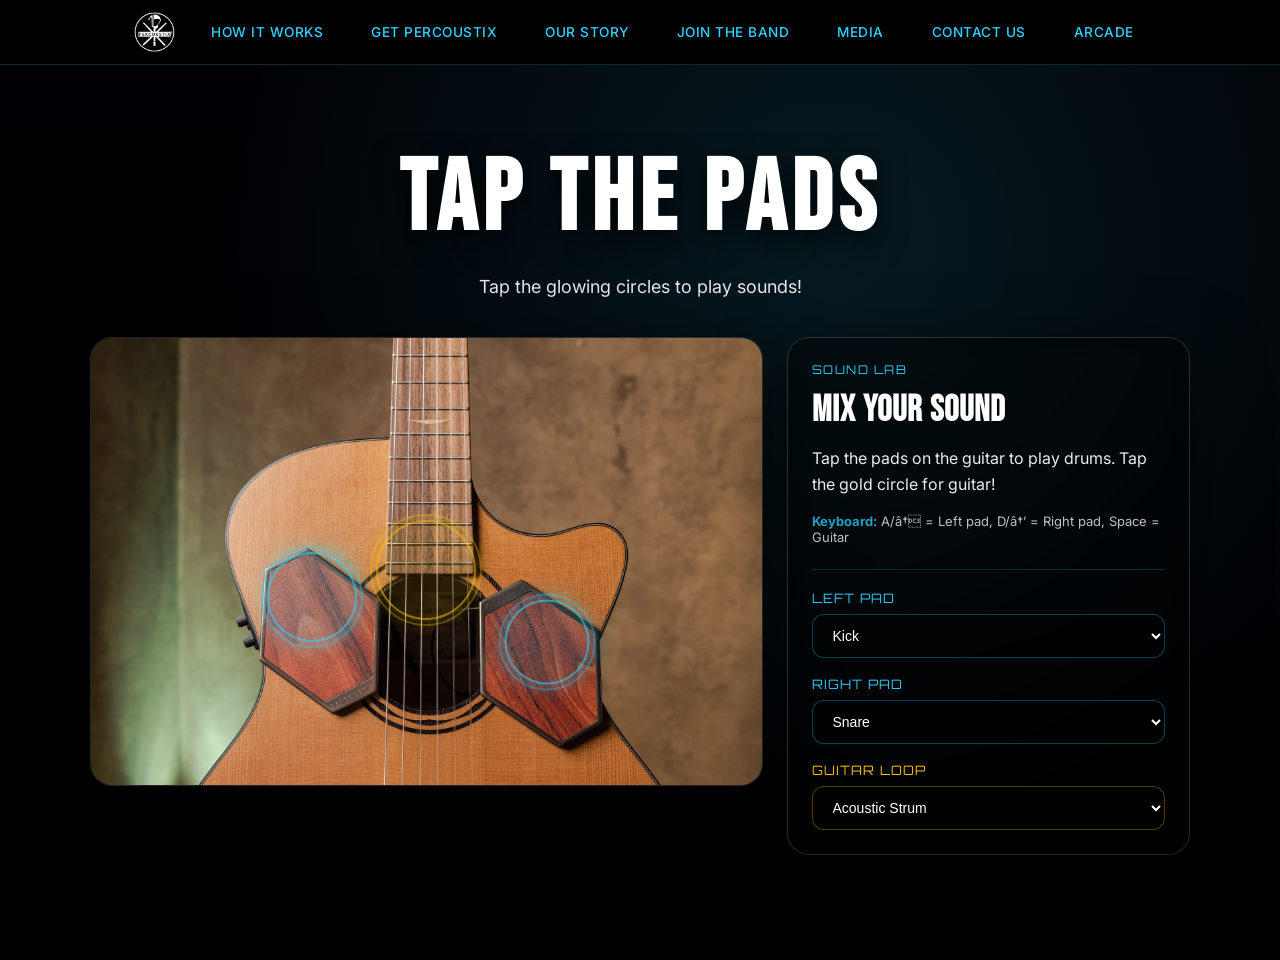
<file: arcade copy.html>
<!doctype html>
<html lang="en">
<head>
  <meta charset="utf-8" />
  <meta name="viewport" content="width=device-width, initial-scale=1" />
  <title>Tap the Pads Â· Percoustix Demo</title>
  <link rel="preconnect" href="https://fonts.googleapis.com">
  <link rel="preconnect" href="https://fonts.gstatic.com" crossorigin>
  <link href="https://fonts.googleapis.com/css2?family=Bebas+Neue&family=Orbitron:wght@500;700&family=Inter:wght@400;600;800&display=swap" rel="stylesheet">
  <style>
    :root { --cyan: #2fd3ff; --magenta: #ff0ad5; --white: #ffffff; }
    * { box-sizing: border-box; }
    html, body { margin: 0; padding: 0; }
    body {
      font-family: Inter, system-ui, -apple-system, Segoe UI, Roboto, Arial, sans-serif;
      color: var(--white);
      background-color: #02020a;
      background-image:
        radial-gradient(circle at 65% 25%, rgba(47,211,255,.12), rgba(0,0,0,0) 55%),
        linear-gradient(to bottom, rgba(0,0,0,.55), rgba(0,0,0,.85));
      min-height: 100vh;
    }
    .nav {
      position: fixed;
      top: 0;
      left: 0;
      right: 0;
      background: rgba(0,0,0,0.95);
      backdrop-filter: blur(10px);
      border-bottom: 1px solid rgba(47,211,255,0.2);
      z-index: 1000;
      padding: 0.75rem 2rem;
    }
    .nav-container {
      max-width: 1200px;
      margin: 0 auto;
      display: flex;
      justify-content: center;
      align-items: center;
      gap: 1.5rem;
      flex-wrap: wrap;
    }
    .nav a {
      color: #2fd3ff;
      text-decoration: none;
      font-size: 0.85rem;
      font-weight: 500;
      letter-spacing: 0.5px;
      text-transform: uppercase;
      padding: 0.5rem 0.75rem;
      border-radius: 4px;
      transition: all 0.3s;
    }
    .nav a:hover, .nav a.active {
      background: rgba(47,211,255,0.1);
      color: #fff;
    }
    .nav-logo {
      display: flex;
      align-items: center;
      padding: 0 !important;
    }
    .nav-logo img {
      height: 40px;
      width: auto;
      transition: transform 0.3s;
    }
    .nav-logo:hover img {
      transform: scale(1.1);
    }
    .nav-logo:hover {
      background: transparent !important;
    }
    @media (max-width: 768px) {
      .nav { padding: 0.5rem 1rem; }
      .nav-container { gap: 0.4rem; }
      .nav a { font-size: 0.7rem; padding: 0.4rem 0.5rem; }
      .nav-logo img { height: 32px; }
    }
    .container { width: min(1100px, calc(100% - 44px)); margin: 0 auto; }
    .demo-hero {
      margin-top: 60px;
      padding: 80px 0 80px;
      min-height: calc(100vh - 60px);
      display: flex;
      flex-direction: column;
      justify-content: center;
    }
    .section-title-big {
      text-align: center;
      margin: 0 0 16px;
      font-family: "Bebas Neue", Inter, sans-serif;
      font-size: clamp(48px, 10vw, 100px);
      letter-spacing: 6px;
      text-transform: uppercase;
      text-shadow: 0 10px 30px rgba(0,0,0,.85);
    }
    .demo-subtitle {
      max-width: 720px;
      margin: 0 auto 40px;
      text-align: center;
      font-size: 18px;
      opacity: .9;
    }
    .demo-layout {
      display: grid;
      grid-template-columns: 1.5fr .9fr;
      gap: 24px;
      align-items: start;
    }
    @media (max-width: 980px) {
      .demo-layout { grid-template-columns: 1fr; }
      .demo-hero { margin-top: 70px; padding: 60px 0 60px; }
    }
    .demo-stage {
      position: relative;
      border-radius: 22px;
      overflow: hidden;
      border: 1px solid rgba(255,255,255,.14);
      background: rgba(0,0,0,.25);
      box-shadow: 0 20px 70px rgba(0,0,0,.60);
    }
    .demo-img { width: 100%; height: auto; display: block; }
    .hotspot {
      position: absolute;
      left: var(--x);
      top: var(--y);
      transform: translate(-50%, -50%);
      width: var(--size, 80px);
      height: var(--size, 80px);
      border-radius: 50%;
      background: rgba(47,211,255,.15);
      border: 2px solid rgba(47,211,255,.6);
      cursor: pointer;
      padding: 0;
      transition: all 0.3s ease;
      box-shadow: 0 0 20px rgba(47,211,255,.4), 0 0 40px rgba(47,211,255,.2);
    }
    .hotspot::before {
      content: '';
      position: absolute;
      inset: -8px;
      border-radius: 50%;
      border: 2px solid rgba(47,211,255,.3);
      animation: pulse-ring 2s ease-out infinite;
    }
    @keyframes pulse-ring {
      0% { transform: scale(0.9); opacity: 1; }
      100% { transform: scale(1.3); opacity: 0; }
    }
    .hotspot:hover {
      background: rgba(47,211,255,.25);
      border-color: rgba(47,211,255,.9);
    }
    .hotspot.is-active {
      background: rgba(255,10,213,.3) !important;
      border-color: rgba(255,10,213,.8) !important;
      box-shadow: 0 0 30px rgba(255,10,213,.6), 0 0 60px rgba(255,10,213,.3) !important;
    }
    .hotspot-soundhole {
      background: rgba(255,200,0,.1);
      border-color: rgba(255,200,0,.5);
      box-shadow: 0 0 20px rgba(255,200,0,.3);
    }
    .hotspot-soundhole::before { border-color: rgba(255,200,0,.3); }
    .hotspot-soundhole.is-playing {
      background: rgba(0,255,100,.25) !important;
      border-color: rgba(0,255,100,.8) !important;
      box-shadow: 0 0 30px rgba(0,255,100,.5) !important;
      animation: playing-pulse 0.48s ease-in-out infinite;
    }
    @keyframes playing-pulse {
      0%, 100% { transform: translate(-50%, -50%) scale(1); }
      50% { transform: translate(-50%, -50%) scale(1.05); }
    }
    .demo-panel {
      border-radius: 22px;
      border: 1px solid rgba(255,255,255,.16);
      background: rgba(0,0,0,.45);
      box-shadow: 0 20px 70px rgba(0,0,0,.55);
      backdrop-filter: blur(10px);
      position: sticky;
      top: 30px;
    }
    @media (max-width: 980px) { .demo-panel { position: relative; top: auto; } }
    .demo-panel-inner { padding: 24px; }
    .demo-panel-kicker {
      font-family: Orbitron, Inter, sans-serif;
      color: rgba(47,211,255,.95);
      letter-spacing: 1.5px;
      font-size: 12px;
      margin-bottom: 12px;
      text-transform: uppercase;
    }
    .demo-panel-title {
      margin: 0 0 14px;
      font-family: "Bebas Neue", Inter, sans-serif;
      font-size: 36px;
      letter-spacing: 1px;
    }
    .demo-panel-body { margin: 0 0 16px; opacity: .92; line-height: 1.6; }
    .demo-panel-hint { opacity: .75; font-size: 13px; }
    .demo-panel-hint strong { color: var(--cyan); }
    .sound-controls {
      margin-top: 24px;
      padding-top: 20px;
      border-top: 1px solid rgba(47,211,255,.2);
      display: flex;
      flex-direction: column;
      gap: 18px;
    }
    .sound-control-group { display: flex; flex-direction: column; gap: 8px; }
    .sound-label {
      font-family: Orbitron, Inter, sans-serif;
      font-size: 13px;
      letter-spacing: 1px;
      text-transform: uppercase;
      color: rgba(47,211,255,.95);
    }
    .sound-label-gold { color: rgba(255,200,0,.95); }
    .sound-select {
      width: 100%;
      padding: 12px 16px;
      background: rgba(0,0,0,.5);
      border: 1px solid rgba(47,211,255,.3);
      border-radius: 12px;
      color: #fff;
      font-size: 14px;
      cursor: pointer;
    }
    .sound-select:focus { outline: none; border-color: rgba(47,211,255,.8); }
    .sound-select option { background: #111; }
    .sound-select-gold { border-color: rgba(255,200,0,.3); }
    .sound-select-gold:focus { border-color: rgba(255,200,0,.8); }
  </style>
</head>

<body>
  <nav class="nav"><div class="nav-container">
    <a href="index.html" class="nav-logo"><img src="logo.png" alt="Percoustix Home"></a>
    <a href="how-it-works.html">How It Works</a>
    <a href="https://get.percoustix.com/" target="_blank">Get Percoustix</a>
    <a href="our-story.html">Our Story</a>
    <a href="join-the-band.html">Join the Band</a>
    <a href="media.html">Media</a>
    <a href="contact.html">Contact Us</a>
    <a href="arcade.html" class="is-active">Arcade</a>
  </div></nav>
  
  <section class="demo-hero">
    <div class="container">
      <h1 class="section-title-big">Tap the Pads</h1>
      <p class="demo-subtitle">Tap the glowing circles to play sounds!</p>

      <div class="demo-layout">
        <div class="demo-stage">
          <img class="demo-img" src="[data-uri]" alt="Guitar with Percoustix pads">
          
          <button class="hotspot" style="--x: 33%; --y: 58%; --size: 90px;" data-pad="left" aria-label="Left drum pad"></button>
          <button class="hotspot" style="--x: 68%; --y: 68%; --size: 85px;" data-pad="right" aria-label="Right drum pad"></button>
          <button class="hotspot hotspot-soundhole" style="--x: 50%; --y: 52%; --size: 100px;" aria-label="Sound hole - guitar loop"></button>
        </div>

        <aside class="demo-panel">
          <div class="demo-panel-inner">
            <div class="demo-panel-kicker">Sound Lab</div>
            <h2 class="demo-panel-title">Mix Your Sound</h2>
            <p class="demo-panel-body" id="demoBody">Tap the pads on the guitar to play drums. Tap the gold circle for guitar!</p>
            <p class="demo-panel-hint"><strong>Keyboard:</strong> A/â† = Left pad, D/â†’ = Right pad, Space = Guitar</p>
            
            <div class="sound-controls">
              <div class="sound-control-group">
                <label class="sound-label" for="leftPadSound">Left Pad</label>
                <select class="sound-select" id="leftPadSound">
                  <option value="kick" selected>Kick</option>
                  <option value="snare">Snare</option>
                  <option value="tom">Tom</option>
                  <option value="bongo">Bongo</option>
                </select>
              </div>
              <div class="sound-control-group">
                <label class="sound-label" for="rightPadSound">Right Pad</label>
                <select class="sound-select" id="rightPadSound">
                  <option value="kick">Kick</option>
                  <option value="snare" selected>Snare</option>
                  <option value="hihat">Hi-Hat</option>
                  <option value="tom">Tom</option>
                  <option value="bongo">Bongo</option>
                </select>
              </div>
              <div class="sound-control-group">
                <label class="sound-label sound-label-gold" for="guitarSound">Guitar Loop</label>
                <select class="sound-select sound-select-gold" id="guitarSound">
                  <option value="acoustic" selected>Acoustic Strum</option>
                  <option value="rock">Rock Riff</option>
                  <option value="latin">Latin Groove</option>
                </select>
              </div>
            </div>
          </div>
        </aside>
      </div>
    </div>
  </section>

  <audio id="audio-kick" preload="auto" src="https://cdn.freesound.org/previews/171/171104_2394245-lq.mp3"></audio>
  <audio id="audio-snare" preload="auto" src="https://cdn.freesound.org/previews/270/270156_5765281-lq.mp3"></audio>
  <audio id="audio-hihat" preload="auto" src="https://cdn.freesound.org/previews/250/250547_4770646-lq.mp3"></audio>
  <audio id="audio-tom" preload="auto" src="https://cdn.freesound.org/previews/209/209879_3797507-lq.mp3"></audio>
  <audio id="audio-bongo" preload="auto" src="https://cdn.freesound.org/previews/584/584341_7367060-lq.mp3"></audio>
  <audio id="audio-guitar" preload="auto" loop src="https://cdn.freesound.org/previews/470/470467_9159316-lq.mp3"></audio>
  <audio id="audio-latin" preload="auto" loop src="https://cdn.freesound.org/previews/353/353279_4490673-lq.mp3"></audio>

  <script>
    var audioElements = {
      kick: document.getElementById('audio-kick'),
      snare: document.getElementById('audio-snare'),
      hihat: document.getElementById('audio-hihat'),
      tom: document.getElementById('audio-tom'),
      bongo: document.getElementById('audio-bongo'),
      guitar: document.getElementById('audio-guitar'),
      latin: document.getElementById('audio-latin')
    };
    
    var volumeLevels = { kick: 0.5, snare: 0.8, hihat: 0.8, tom: 1.0, bongo: 0.8 };
    Object.values(audioElements).forEach(function(audio) { audio.load(); });
    
    function playDrumSound(name) {
      var original = audioElements[name];
      if (!original) return;
      var clone = original.cloneNode();
      clone.volume = volumeLevels[name] || 1.0;
      clone.play().catch(function(e) { console.log('Audio play failed:', e); });
      clone.addEventListener('ended', function() { clone.remove(); });
    }
    
    var audioCtx = null, riffInterval = null, riffStep = 0;
    
    function initAudio() {
      if (!audioCtx) audioCtx = new (window.AudioContext || window.webkitAudioContext)();
      if (audioCtx.state === 'suspended') audioCtx.resume();
    }
    
    function playPowerChord(rootFreq, duration, volume, muted) {
      initAudio();
      var t = audioCtx.currentTime;
      var vol = volume * (muted ? 0.08 : 0.15);
      var decay = muted ? duration * 0.5 : duration;
      [1, 1.5, 2].forEach(function(mult, i) {
        var osc = audioCtx.createOscillator();
        var gain = audioCtx.createGain();
        osc.type = muted ? 'square' : 'sawtooth';
        osc.frequency.value = rootFreq * mult;
        gain.gain.setValueAtTime(vol * (i === 0 ? 1 : 0.7), t);
        gain.gain.exponentialRampToValueAtTime(0.001, t + decay);
        osc.connect(gain);
        gain.connect(audioCtx.destination);
        osc.start(t);
        osc.stop(t + decay + 0.1);
      });
    }
    
    var rockRiff = [
      { note: 82, dur: 0.2, vol: 1.0, muted: true },
      { note: 82, dur: 0.15, vol: 0.7, muted: true },
      { note: 82, dur: 0.2, vol: 0.9, muted: true },
      { note: 98, dur: 0.25, vol: 1.0, muted: false },
      { note: 82, dur: 0.2, vol: 1.0, muted: true },
      { note: 82, dur: 0.15, vol: 0.6, muted: true },
      { note: 110, dur: 0.25, vol: 0.95, muted: false },
      { note: 98, dur: 0.2, vol: 0.8, muted: false },
      { note: 82, dur: 0.2, vol: 1.0, muted: true },
      { note: 98, dur: 0.15, vol: 0.7, muted: true },
      { note: 110, dur: 0.2, vol: 0.85, muted: true },
      { note: 123, dur: 0.3, vol: 1.0, muted: false },
      { note: 110, dur: 0.2, vol: 0.9, muted: false },
      { note: 98, dur: 0.2, vol: 0.85, muted: false },
      { note: 82, dur: 0.25, vol: 1.0, muted: false },
      { note: 82, dur: 0.15, vol: 0.5, muted: true }
    ];
    
    function playRiffNote() {
      if (!guitarPlaying) return;
      var note = rockRiff[riffStep];
      playPowerChord(note.note, note.dur, note.vol, note.muted);
      riffStep = (riffStep + 1) % rockRiff.length;
    }
    
    function startRockRiff() { initAudio(); riffStep = 0; playRiffNote(); riffInterval = setInterval(playRiffNote, 180); }
    function stopRockRiff() { if (riffInterval) { clearInterval(riffInterval); riffInterval = null; } }
    
    var guitarPlaying = false, currentLoop = null;
    var loopVolumes = { guitar: 1.0, latin: 0.3 };
    
    function startAudioLoop(audioEl, name) {
      audioEl.currentTime = 0;
      audioEl.volume = loopVolumes[name] || 1.0;
      audioEl.play().catch(function(e) { console.log('Audio play failed:', e); });
      currentLoop = audioEl;
    }
    
    function stopAudioLoop() { if (currentLoop) { currentLoop.pause(); currentLoop.currentTime = 0; currentLoop = null; } }
    
    var guitarSelect = document.getElementById('guitarSound');
    var riffNames = { acoustic: 'Acoustic strum', rock: 'Rock riff', latin: 'Latin groove' };
    
    function startGuitar() {
      if (guitarPlaying) return;
      guitarPlaying = true;
      var mode = guitarSelect.value;
      if (mode === 'acoustic') startAudioLoop(audioElements.guitar, 'guitar');
      else if (mode === 'latin') startAudioLoop(audioElements.latin, 'latin');
      else if (mode === 'rock') startRockRiff();
      document.querySelector('.hotspot-soundhole').classList.add('is-playing');
    }
    
    function stopGuitar() {
      guitarPlaying = false;
      stopAudioLoop();
      stopRockRiff();
      document.querySelector('.hotspot-soundhole').classList.remove('is-playing');
    }
    
    var hotspots = document.querySelectorAll('.hotspot');
    var bodyEl = document.getElementById('demoBody');
    var leftSelect = document.getElementById('leftPadSound');
    var rightSelect = document.getElementById('rightPadSound');
    
    function playDrum(padType) { playDrumSound(padType === 'left' ? leftSelect.value : rightSelect.value); }
    function flash(el) { el.classList.add('is-active'); setTimeout(function() { el.classList.remove('is-active'); }, 200); }
    
    hotspots.forEach(function(hs) {
      hs.addEventListener('click', function(e) {
        e.preventDefault();
        var self = this;
        if (self.classList.contains('hotspot-soundhole')) {
          if (guitarPlaying) { stopGuitar(); bodyEl.textContent = 'Guitar stopped. Tap to play again!'; }
          else { startGuitar(); bodyEl.textContent = riffNames[guitarSelect.value] + ' playing! Add some drums!'; }
        } else {
          var pad = self.getAttribute('data-pad');
          playDrum(pad);
          flash(self);
          var name = pad === 'left' ? leftSelect.options[leftSelect.selectedIndex].text : rightSelect.options[rightSelect.selectedIndex].text;
          bodyEl.textContent = name + '!';
        }
      });
      hs.addEventListener('touchstart', function(e) { e.preventDefault(); this.click(); });
    });
    
    guitarSelect.addEventListener('change', function() { if (guitarPlaying) { stopGuitar(); startGuitar(); } });
    document.addEventListener('keydown', function(e) {
      if (e.key === 'ArrowLeft' || e.key === 'a') playDrum('left');
      else if (e.key === 'ArrowRight' || e.key === 'd') playDrum('right');
      else if (e.key === ' ') { e.preventDefault(); guitarPlaying ? stopGuitar() : startGuitar(); }
    });
    window.addEventListener('beforeunload', stopGuitar);
  </script>
</body>
</html>
</file>
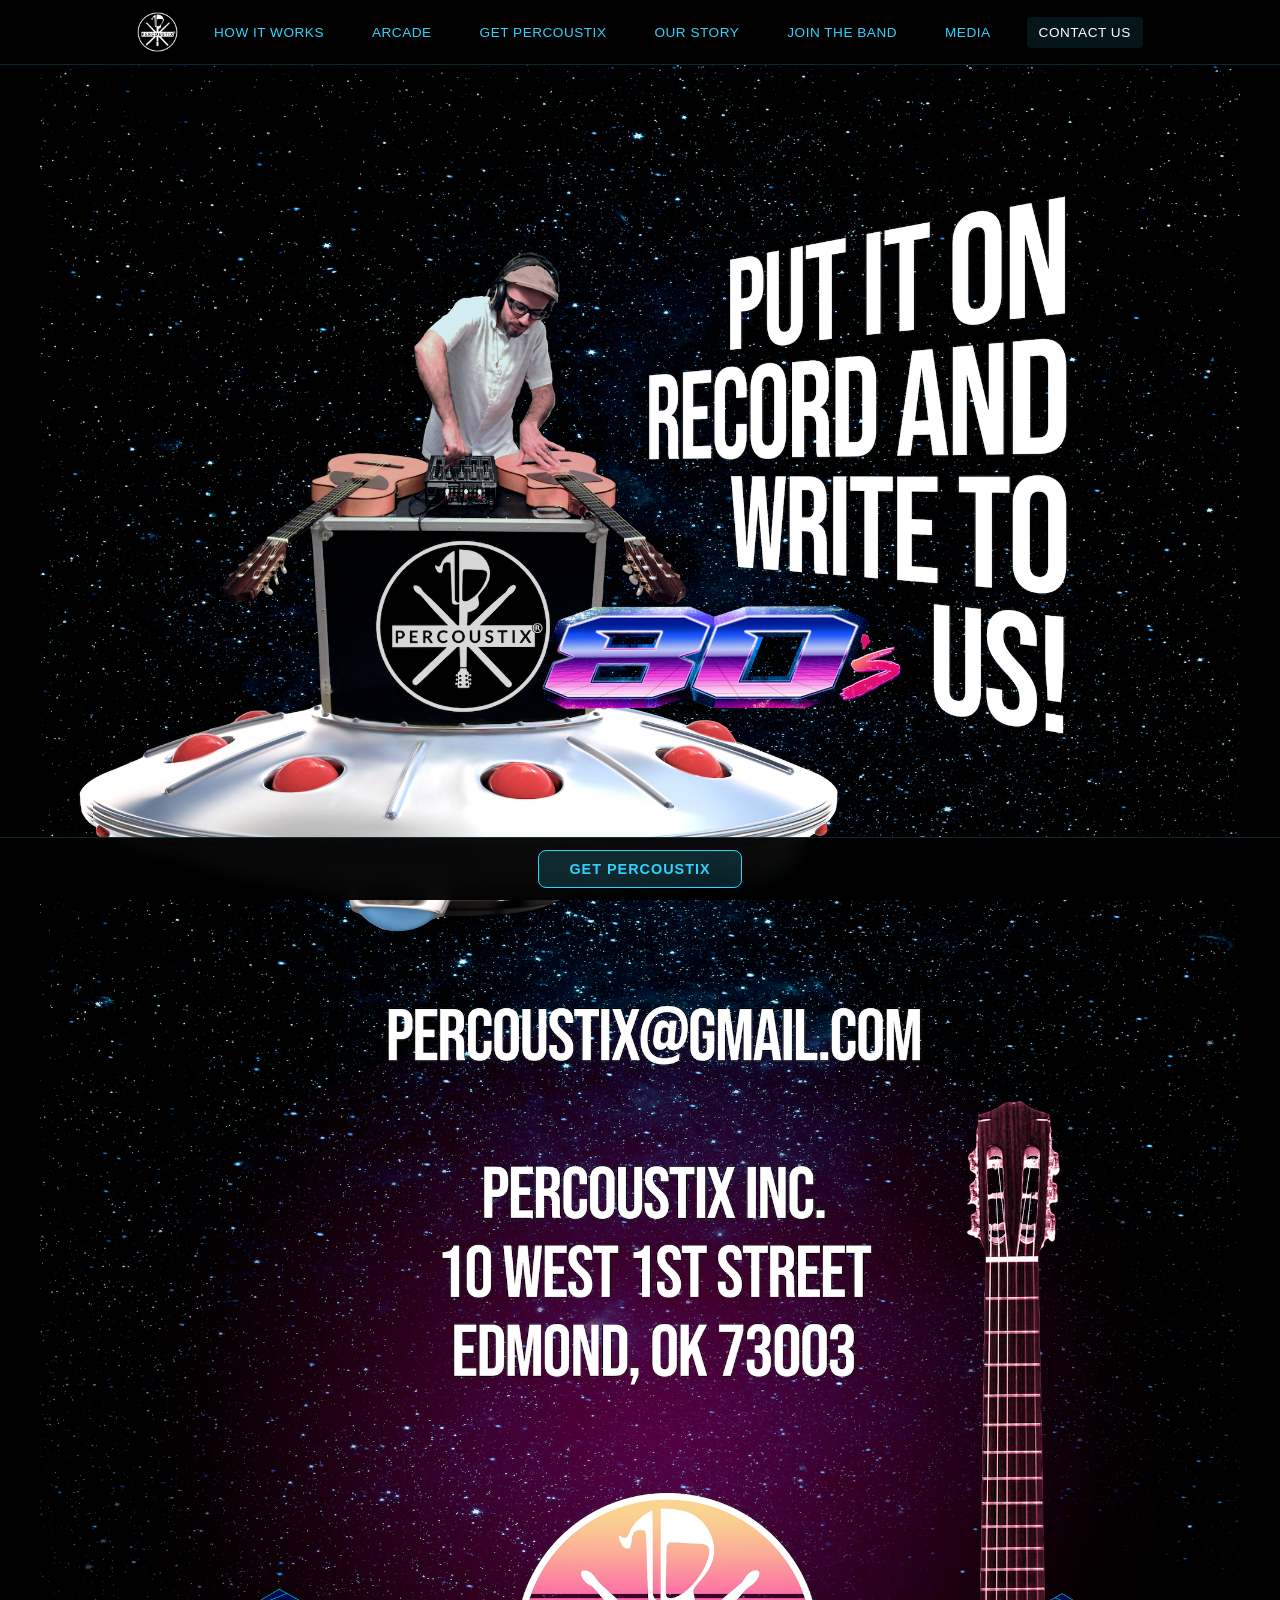
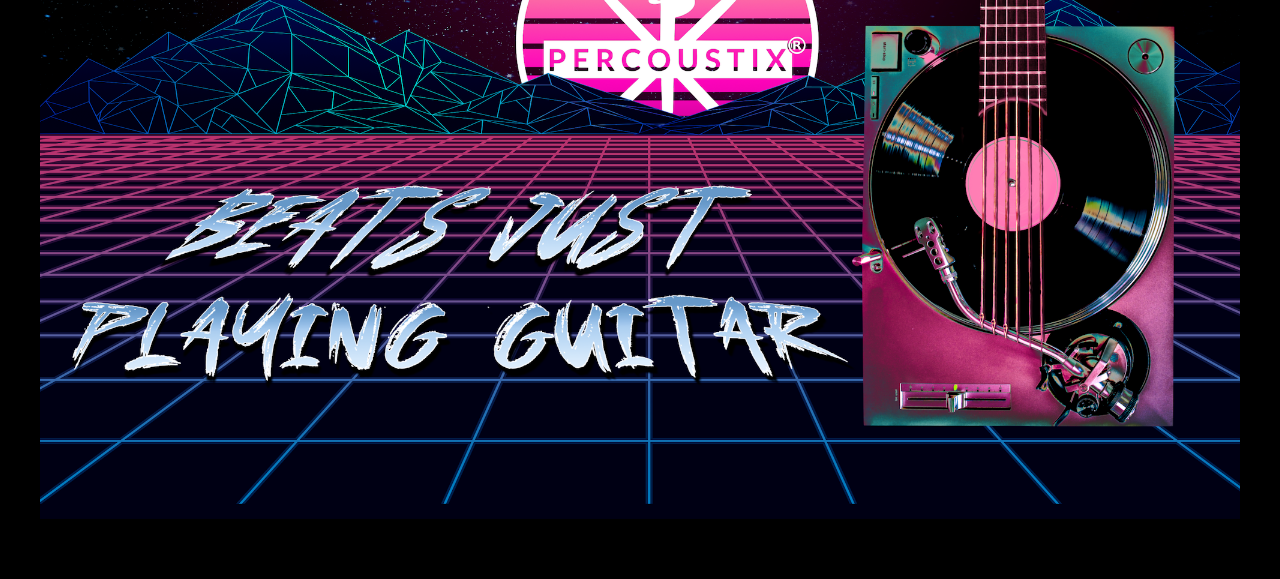
<file: contact.html>
<!DOCTYPE html>
<html lang="en">
<head>
  <meta charset="UTF-8">
  <meta name="viewport" content="width=device-width, initial-scale=1.0">
  <title>Contact Us - Percoustix</title>
  <link rel="stylesheet" href="style.css">
</head>
<body>
  <nav class="nav"><div class="nav-container">
    <a href="index.html" class="nav-logo"><img src="logo.png" alt="Percoustix Home"></a>
    <a href="how-it-works.html">How It Works</a>
    <a href="arcade.html">Arcade</a>
    <a href="https://get.percoustix.com/" target="_blank">Get Percoustix</a>
    <a href="our-story.html">Our Story</a>
    <a href="join-the-band.html">Join the Band</a>
    <a href="media.html">Media</a>
    <a href="contact.html" class="active">Contact Us</a>
  </div></nav>
  <main><div class="poster">
    <img src="assets/img/contact.png" alt="Contact Us - Percoustix">
  </div></main>
  <nav class="bottom-nav">
    <a href="https://get.percoustix.com/" target="_blank">Get Percoustix</a>
  </nav>
</body>
</html>
</file>
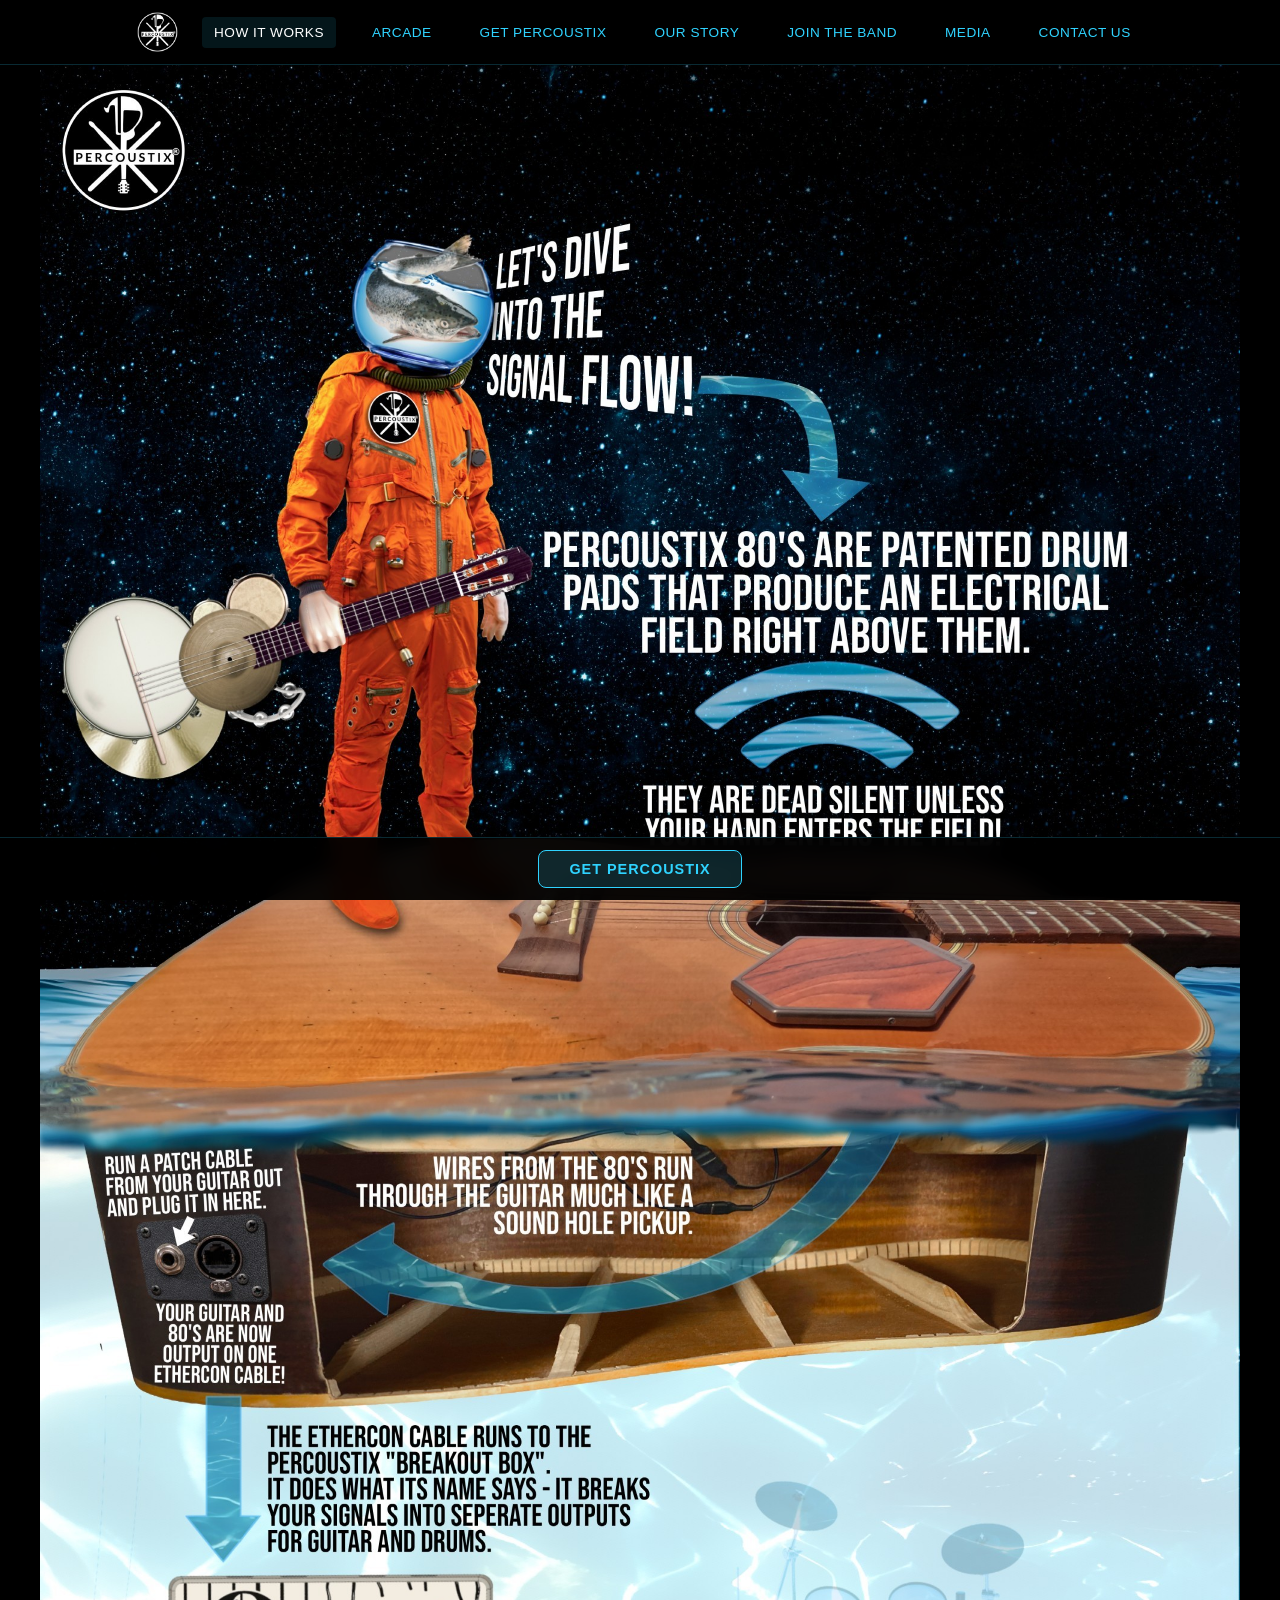
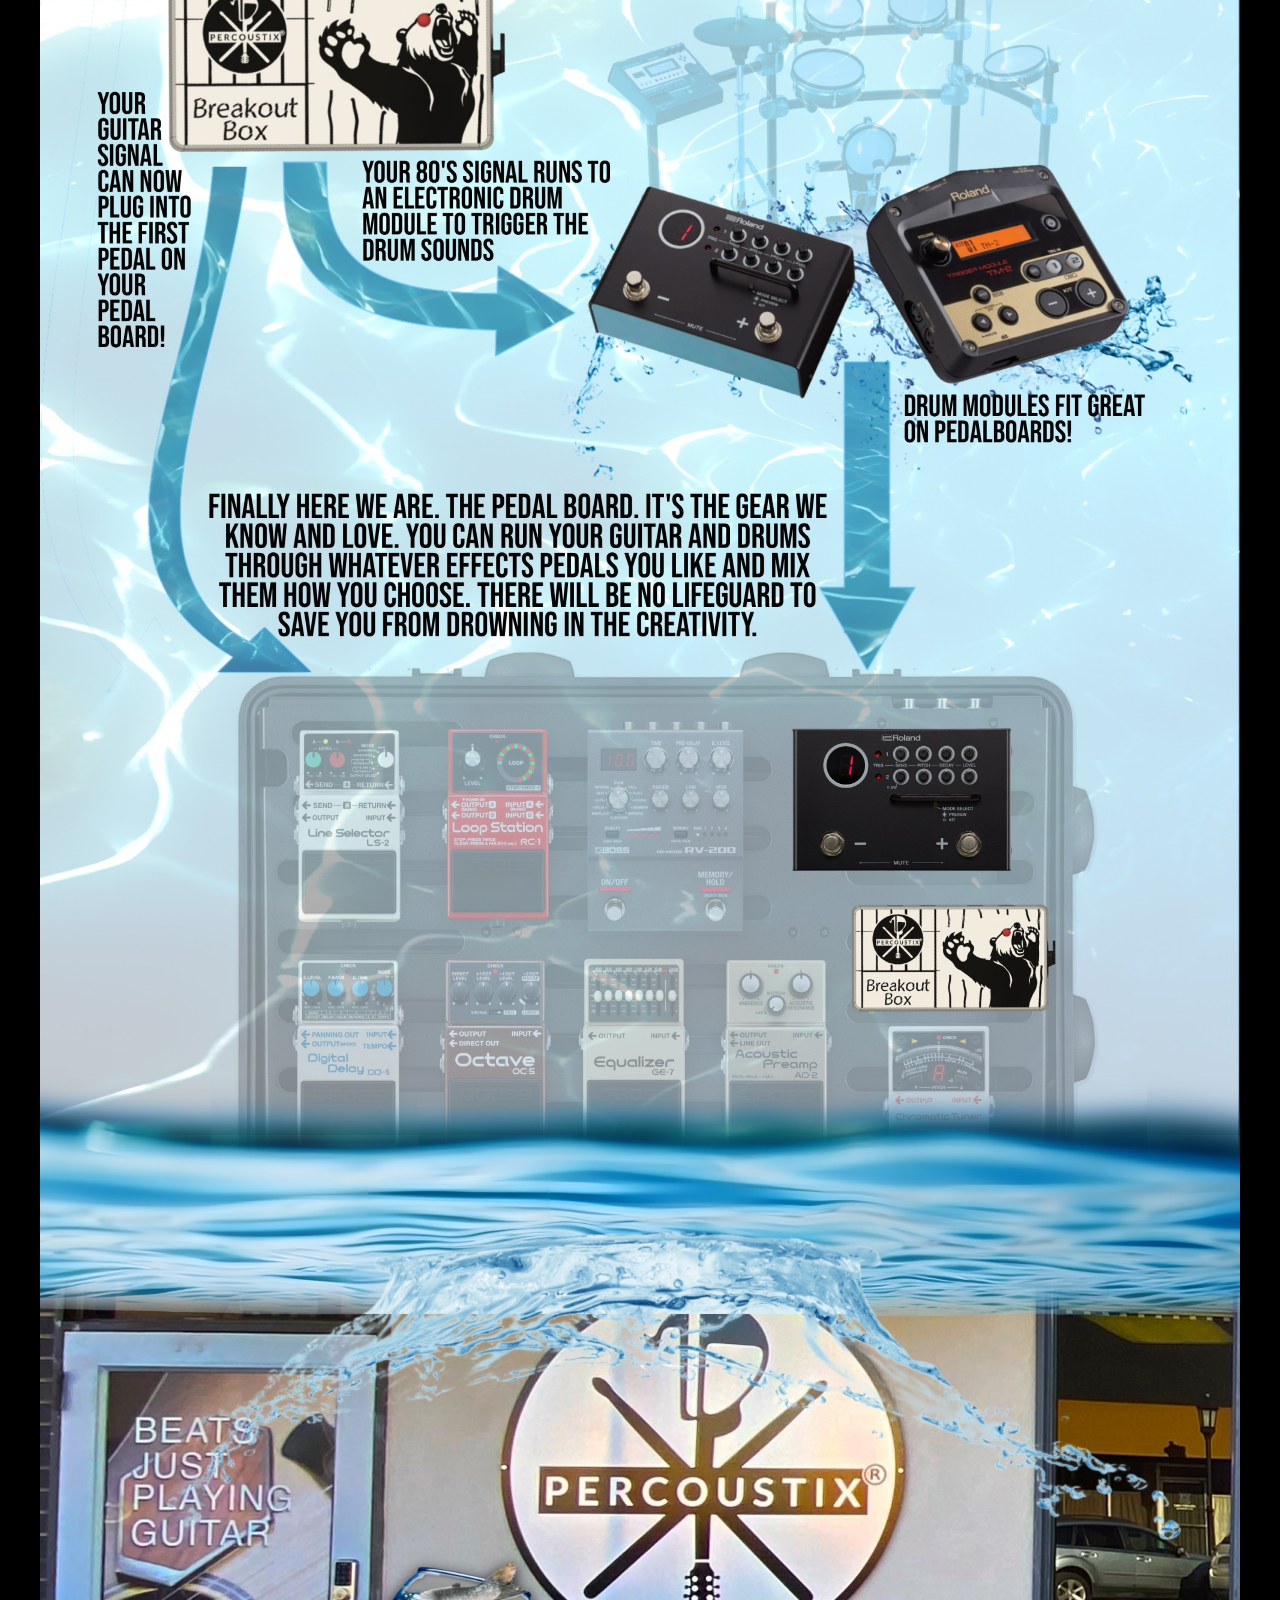
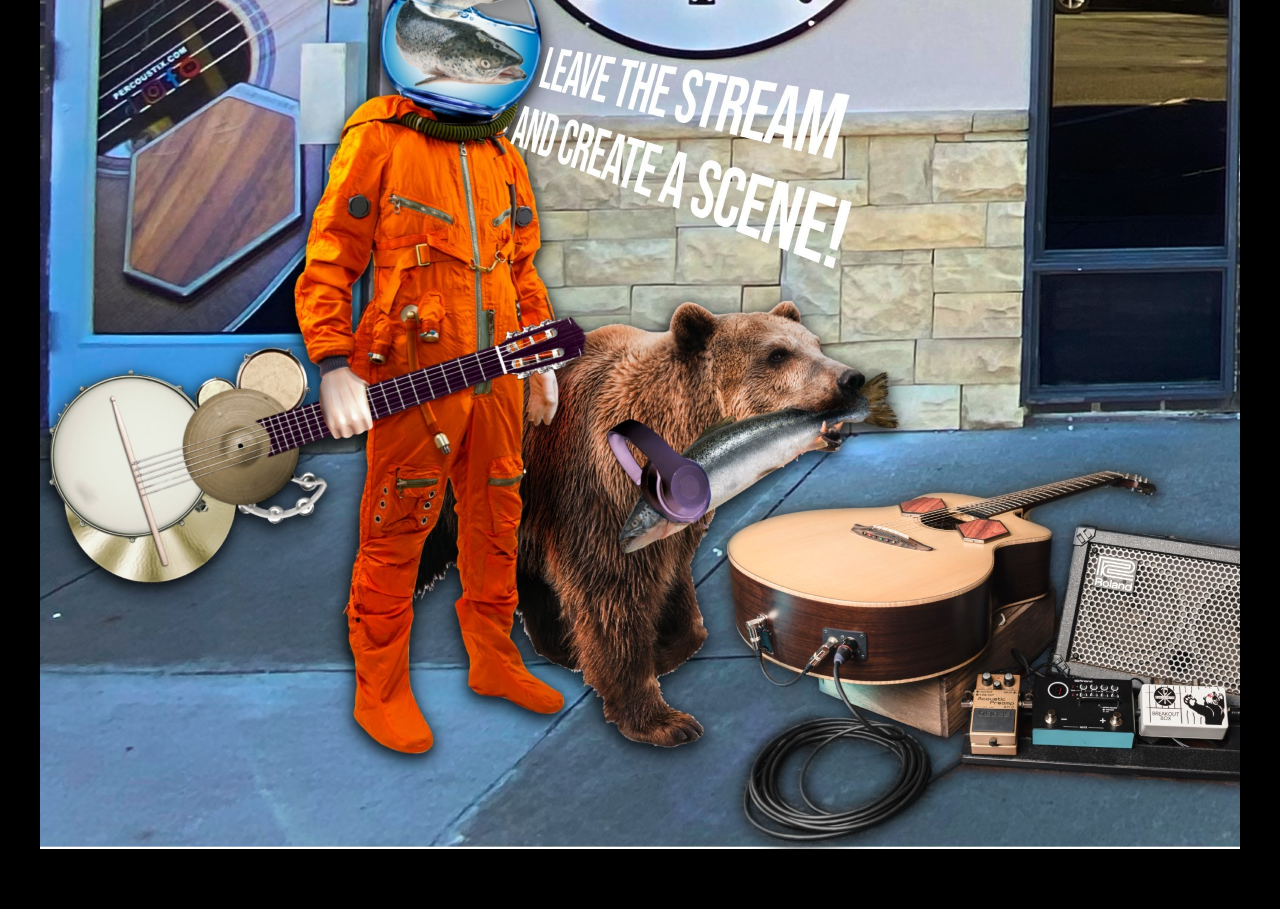
<file: how-it-works.html>
<!DOCTYPE html>
<html lang="en">
<head>
  <meta charset="UTF-8">
  <meta name="viewport" content="width=device-width, initial-scale=1.0">
  <title>How It Works - Percoustix</title>
  <link rel="stylesheet" href="style.css">
</head>
<body>
  <nav class="nav"><div class="nav-container">
    <a href="index.html" class="nav-logo"><img src="logo.png" alt="Percoustix Home"></a>
    <a href="how-it-works.html" class="active">How It Works</a>
    <a href="arcade.html">Arcade</a>
    <a href="https://get.percoustix.com/" target="_blank">Get Percoustix</a>
    <a href="our-story.html">Our Story</a>
    <a href="join-the-band.html">Join the Band</a>
    <a href="media.html">Media</a>
    <a href="contact.html">Contact Us</a>
  </div></nav>
  <main><div class="poster">
    <img src="assets/img/how.png" alt="How Percoustix Works">
  </div></main>
  <nav class="bottom-nav">
    <a href="https://get.percoustix.com/" target="_blank">Get Percoustix</a>
  </nav>
</body>
</html>
</file>
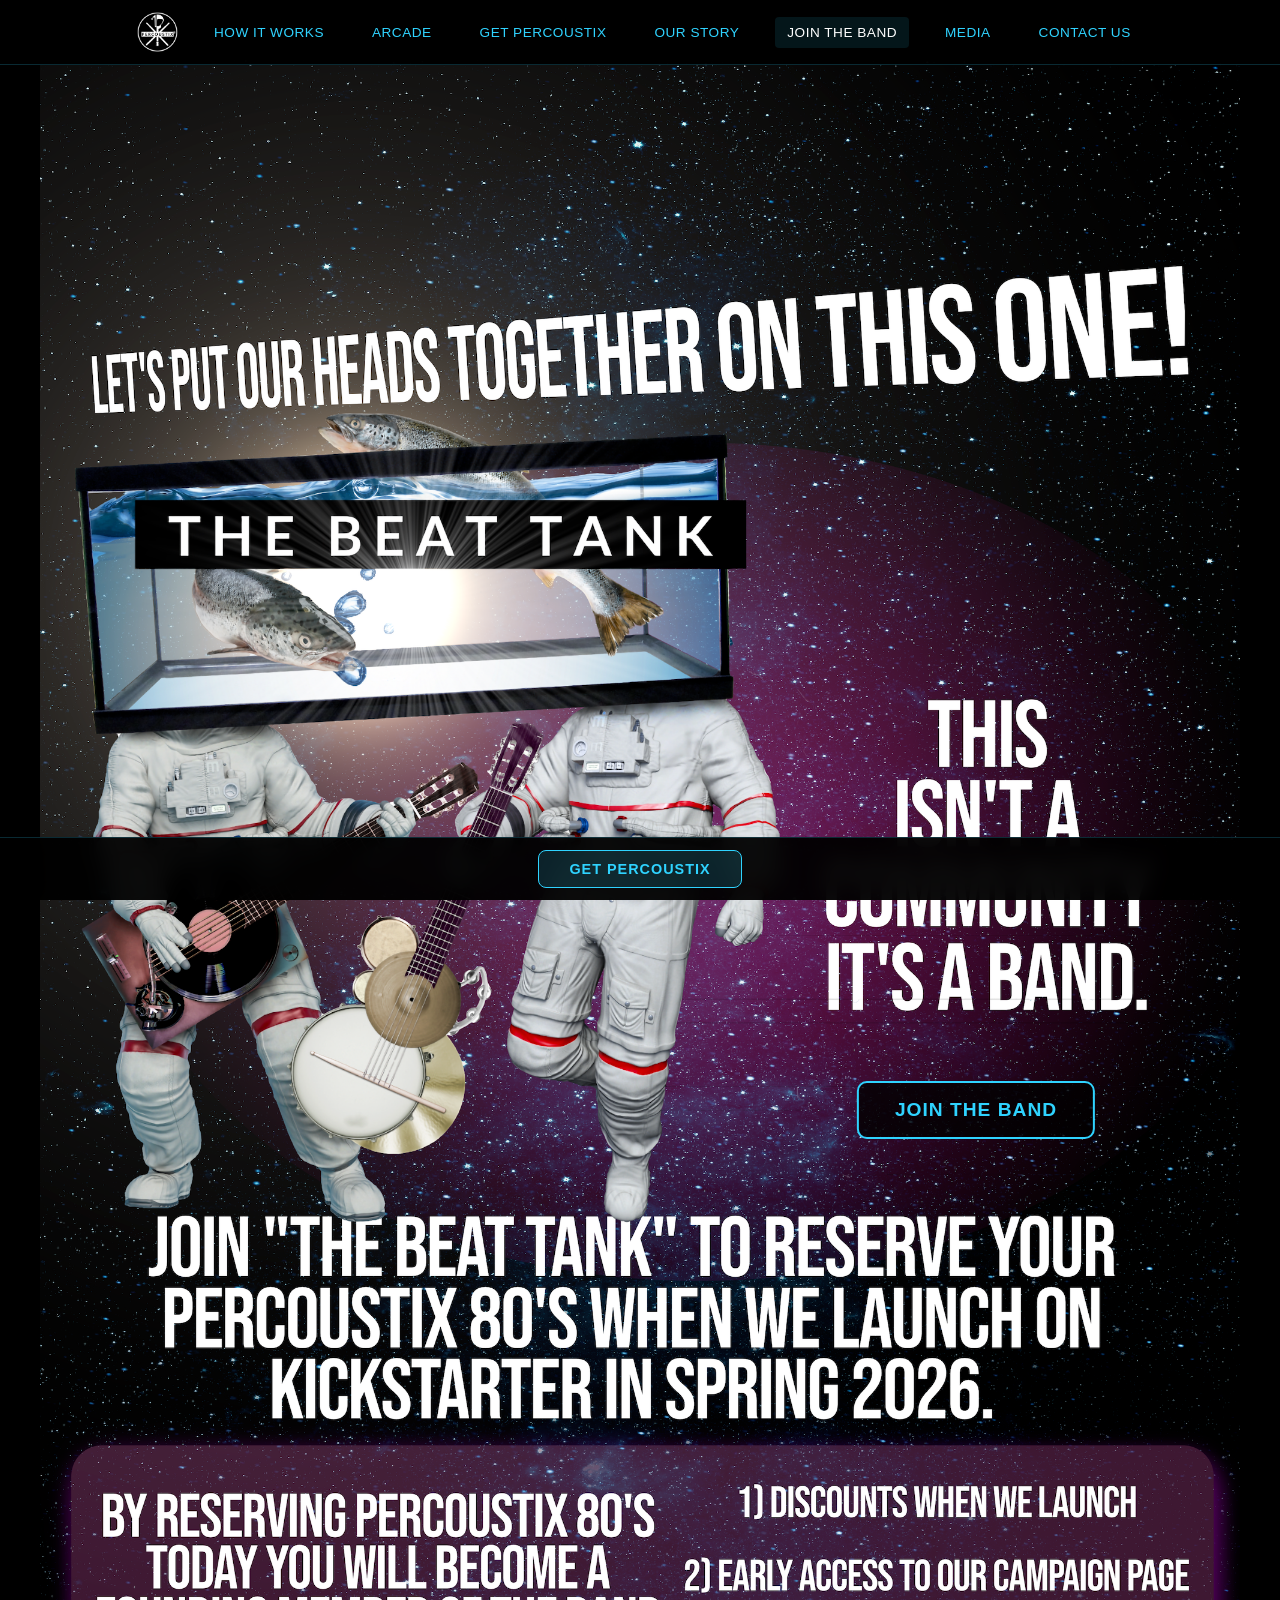
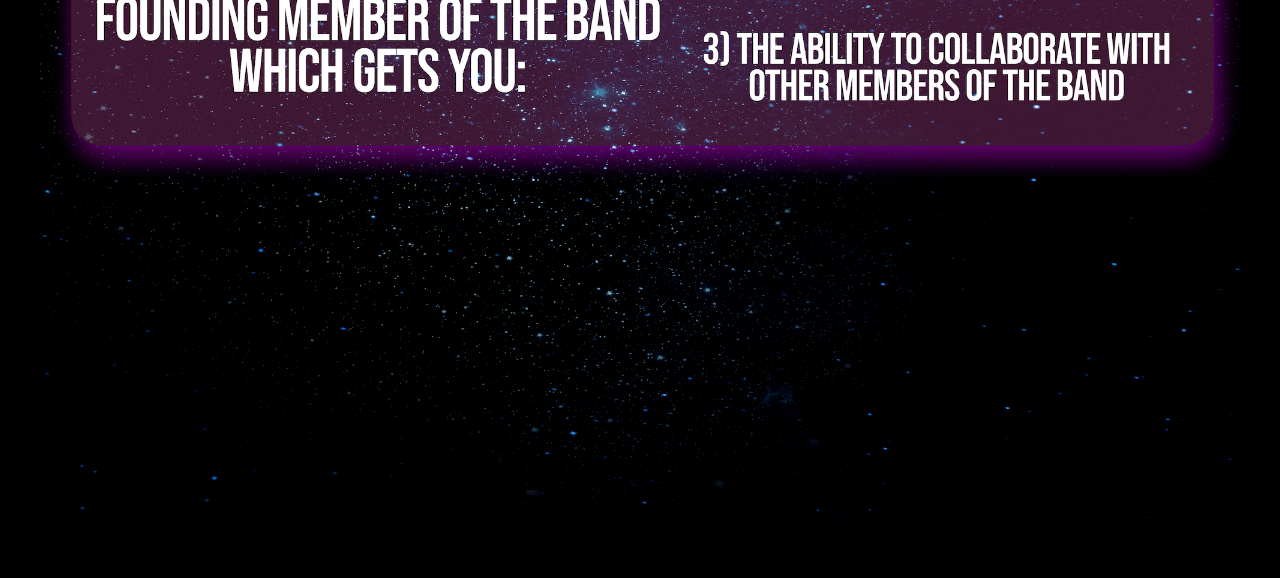
<file: join-the-band.html>
<!DOCTYPE html>
<html lang="en">
<head>
  <meta charset="UTF-8">
  <meta name="viewport" content="width=device-width, initial-scale=1.0">
  <title>Join the Band - Percoustix</title>
  <link rel="stylesheet" href="style.css">
  <style>
    .poster { position: relative; }
    .cta-link { position: absolute; top: 51%; left: 78%; transform: translate(-50%, -50%); z-index: 10; }
    .cta-link a { display: inline-block; padding: 16px 36px; background: rgba(0,0,0,0.8); border: 2px solid #2fd3ff; border-radius: 10px; color: #2fd3ff; text-decoration: none; font-size: 1.2rem; font-weight: 600; letter-spacing: 1px; text-transform: uppercase; transition: all 0.3s; }
    .cta-link a:hover { background: #2fd3ff; color: #000; }
    @media (max-width: 768px) { .cta-link a { padding: 2px 15px; font-size: 0.75rem; white-space: nowrap; } }
  </style>
</head>
<body>
  <nav class="nav"><div class="nav-container">
    <a href="index.html" class="nav-logo"><img src="logo.png" alt="Percoustix Home"></a>
    <a href="how-it-works.html">How It Works</a>
    <a href="arcade.html">Arcade</a>
    <a href="https://get.percoustix.com/" target="_blank">Get Percoustix</a>
    <a href="our-story.html">Our Story</a>
    <a href="join-the-band.html" class="active">Join the Band</a>
    <a href="media.html">Media</a>
    <a href="contact.html">Contact Us</a>
  </div></nav>
  <main>
    <div class="poster">
      <img src="assets/img/band.png" alt="Join the Band - Percoustix">
      <div class="cta-link">
        <a href="https://get.percoustix.com/" target="_blank">Join the Band</a>
      </div>
    </div>
  </main>
  <nav class="bottom-nav">
    <a href="https://get.percoustix.com/" target="_blank">Get Percoustix</a>
  </nav>
</body>
</html>
</file>
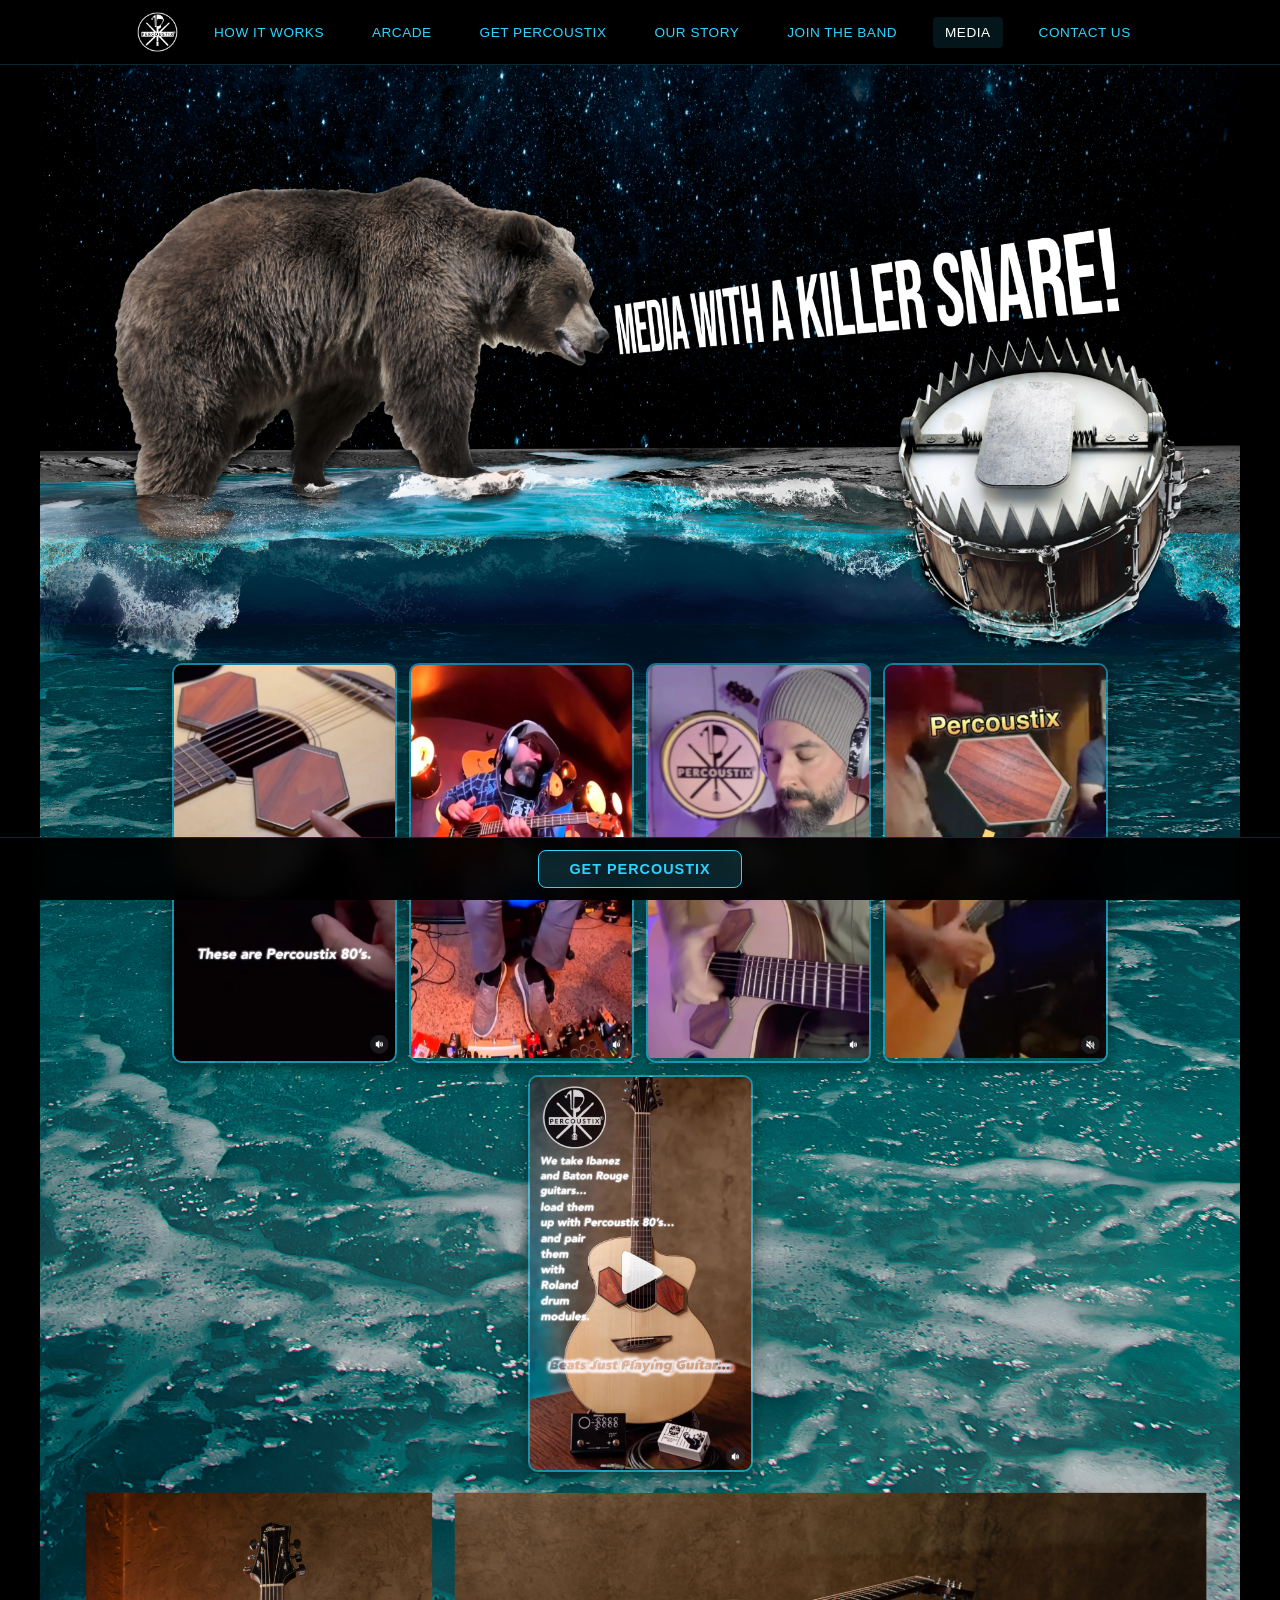
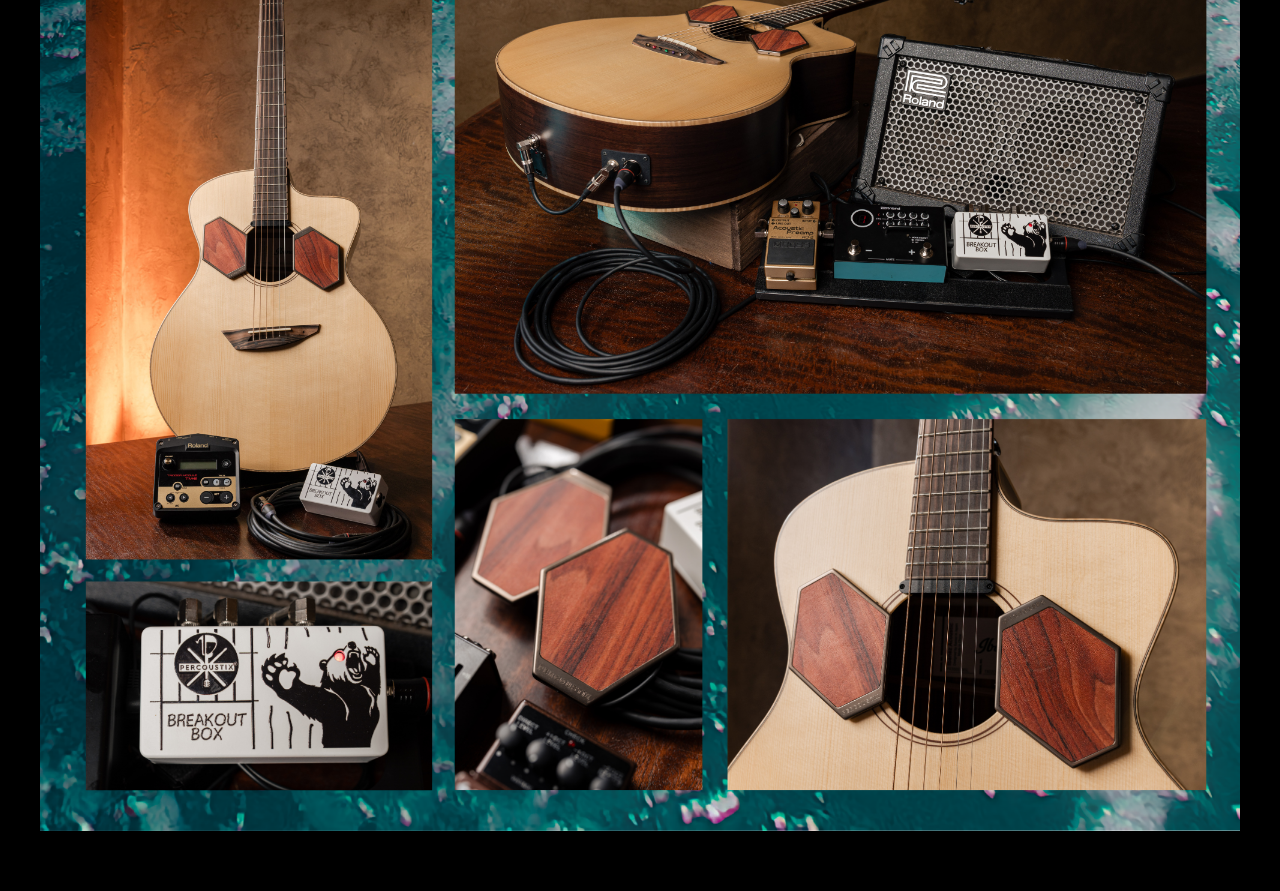
<file: media.html>
<!DOCTYPE html>
<html lang="en">
<head>
  <meta charset="UTF-8">
  <meta name="viewport" content="width=device-width, initial-scale=1.0">
  <title>Media - Percoustix</title>
  <link rel="stylesheet" href="style.css">
  <style>
    .poster { position: relative; }
    .video-thumbs {
      position: absolute;
      top: 25%;
      left: 50%;
      transform: translateX(-50%);
      display: flex;
      flex-wrap: wrap;
      justify-content: center;
      gap: 12px;
      padding: 10px;
      z-index: 10;
      max-width: 95%;
      width: 95%;
    }
    .video-thumbs a {
      display: block;
      width: 225px;
      border-radius: 10px;
      overflow: hidden;
      border: 2px solid rgba(47,211,255,0.5);
      transition: all 0.3s;
      box-shadow: 0 4px 15px rgba(0,0,0,0.5);
    }
    .video-thumbs a:hover {
      transform: scale(1.08);
      border-color: #2fd3ff;
      box-shadow: 0 6px 25px rgba(47,211,255,0.4);
    }
    .video-thumbs img {
      width: 100%;
      height: auto;
      display: block;
    }
    @media (max-width: 768px) {
      .video-thumbs {
        top: 22%;
        gap: 8px;
        max-width: 95%;
      }
      .video-thumbs a {
        width: 140px;
      }
    }
  </style>
</head>
<body>
  <nav class="nav"><div class="nav-container">
    <a href="index.html" class="nav-logo"><img src="logo.png" alt="Percoustix Home"></a>
    <a href="how-it-works.html">How It Works</a>
    <a href="arcade.html">Arcade</a>
    <a href="https://get.percoustix.com/" target="_blank">Get Percoustix</a>
    <a href="our-story.html">Our Story</a>
    <a href="join-the-band.html">Join the Band</a>
    <a href="media.html" class="active">Media</a>
    <a href="contact.html">Contact Us</a>
  </div></nav>
  <main>
    <div class="poster">
      <img src="assets/img/media.png" alt="Media - Percoustix">
      <div class="video-thumbs">
        <a href="https://www.instagram.com/percoustix/reel/DRNPkbXkXro/" target="_blank"><img src="video_1.png" alt="Video 1"></a>
        <a href="https://www.instagram.com/percoustix/reel/C0Xgrq0OzLX/" target="_blank"><img src="video_2.png" alt="Video 2"></a>
        <a href="https://www.instagram.com/percoustix/reel/DR2ex6kEXrW/" target="_blank"><img src="video_3.png" alt="Video 3"></a>
        <a href="https://www.instagram.com/percoustix/reel/C0RmcOEuzLM/" target="_blank"><img src="video_4.png" alt="Video 4"></a>
        <a href="https://www.instagram.com/percoustix/reel/DR4ygkbkR5b/" target="_blank"><img src="video_5.png" alt="Video 5"></a>
      </div>
    </div>
  </main>
  <nav class="bottom-nav">
    <a href="https://get.percoustix.com/" target="_blank">Get Percoustix</a>
  </nav>
</body>
</html>
</file>
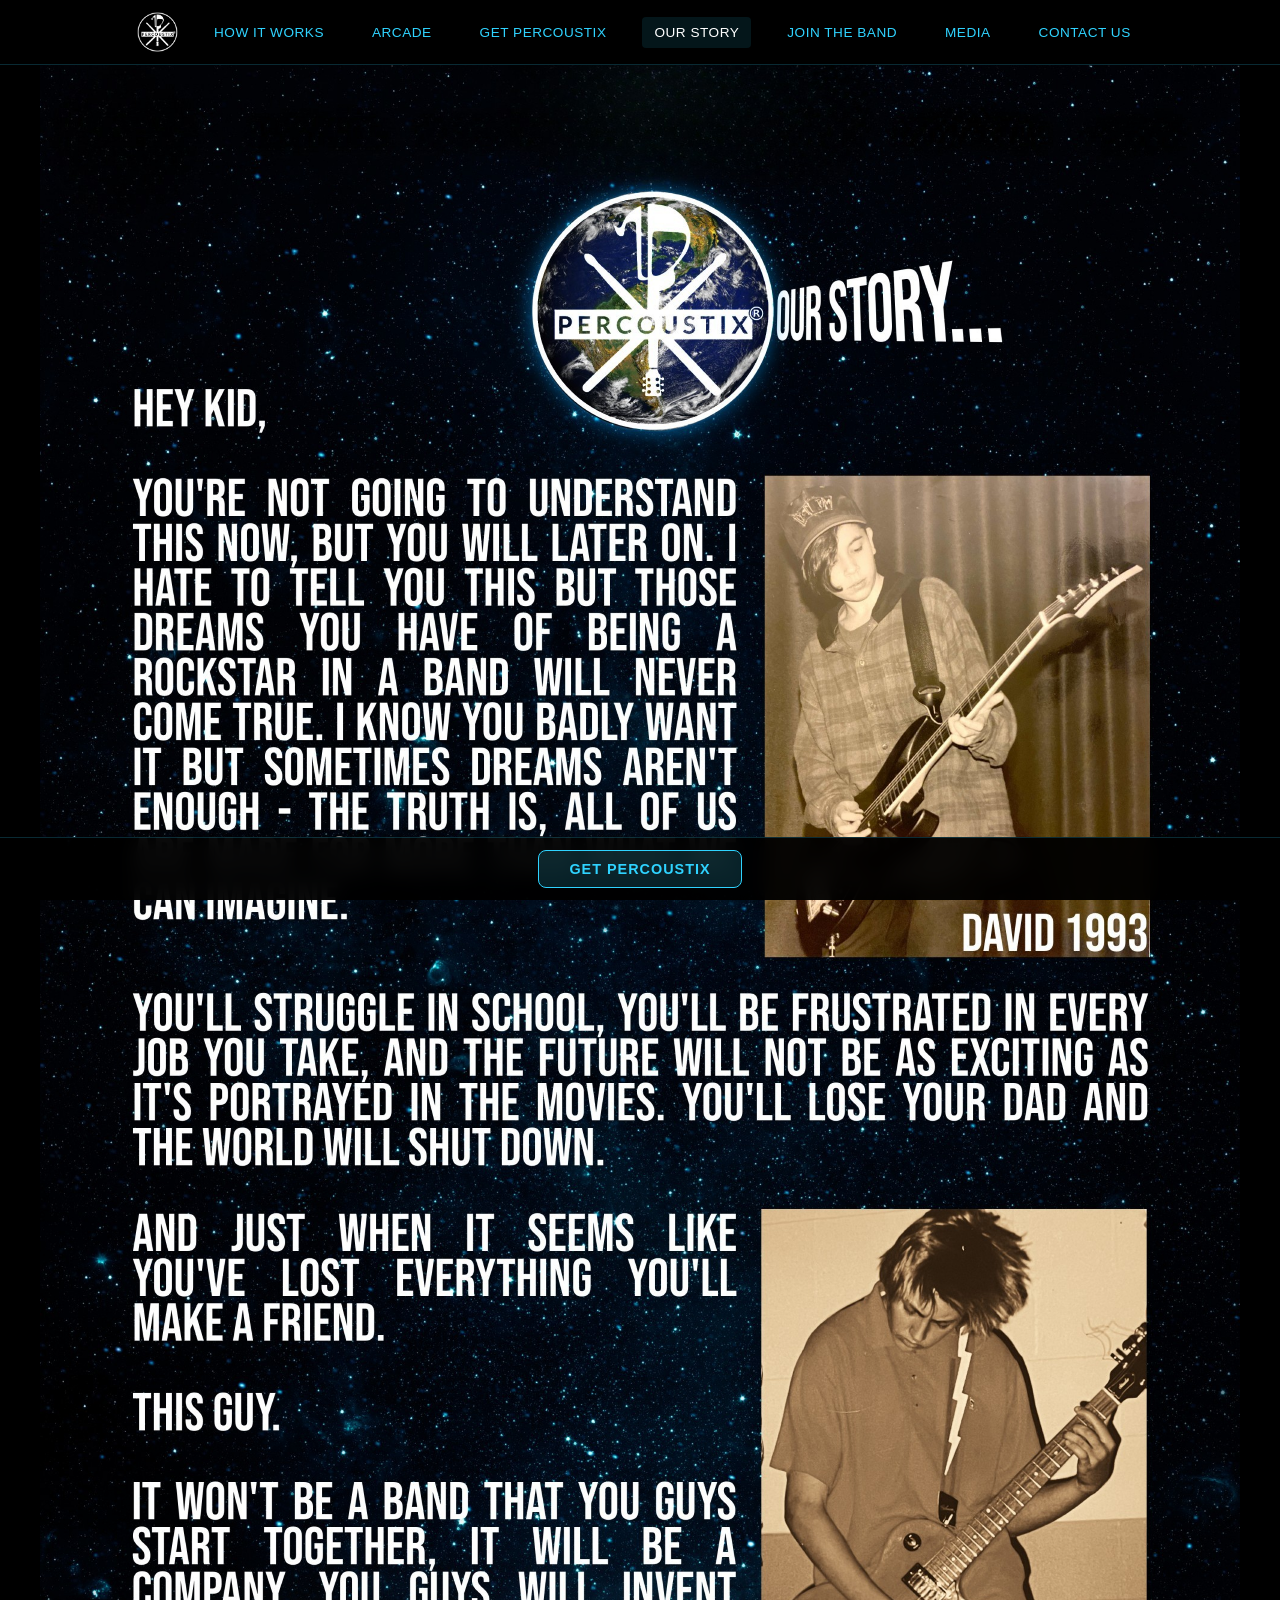
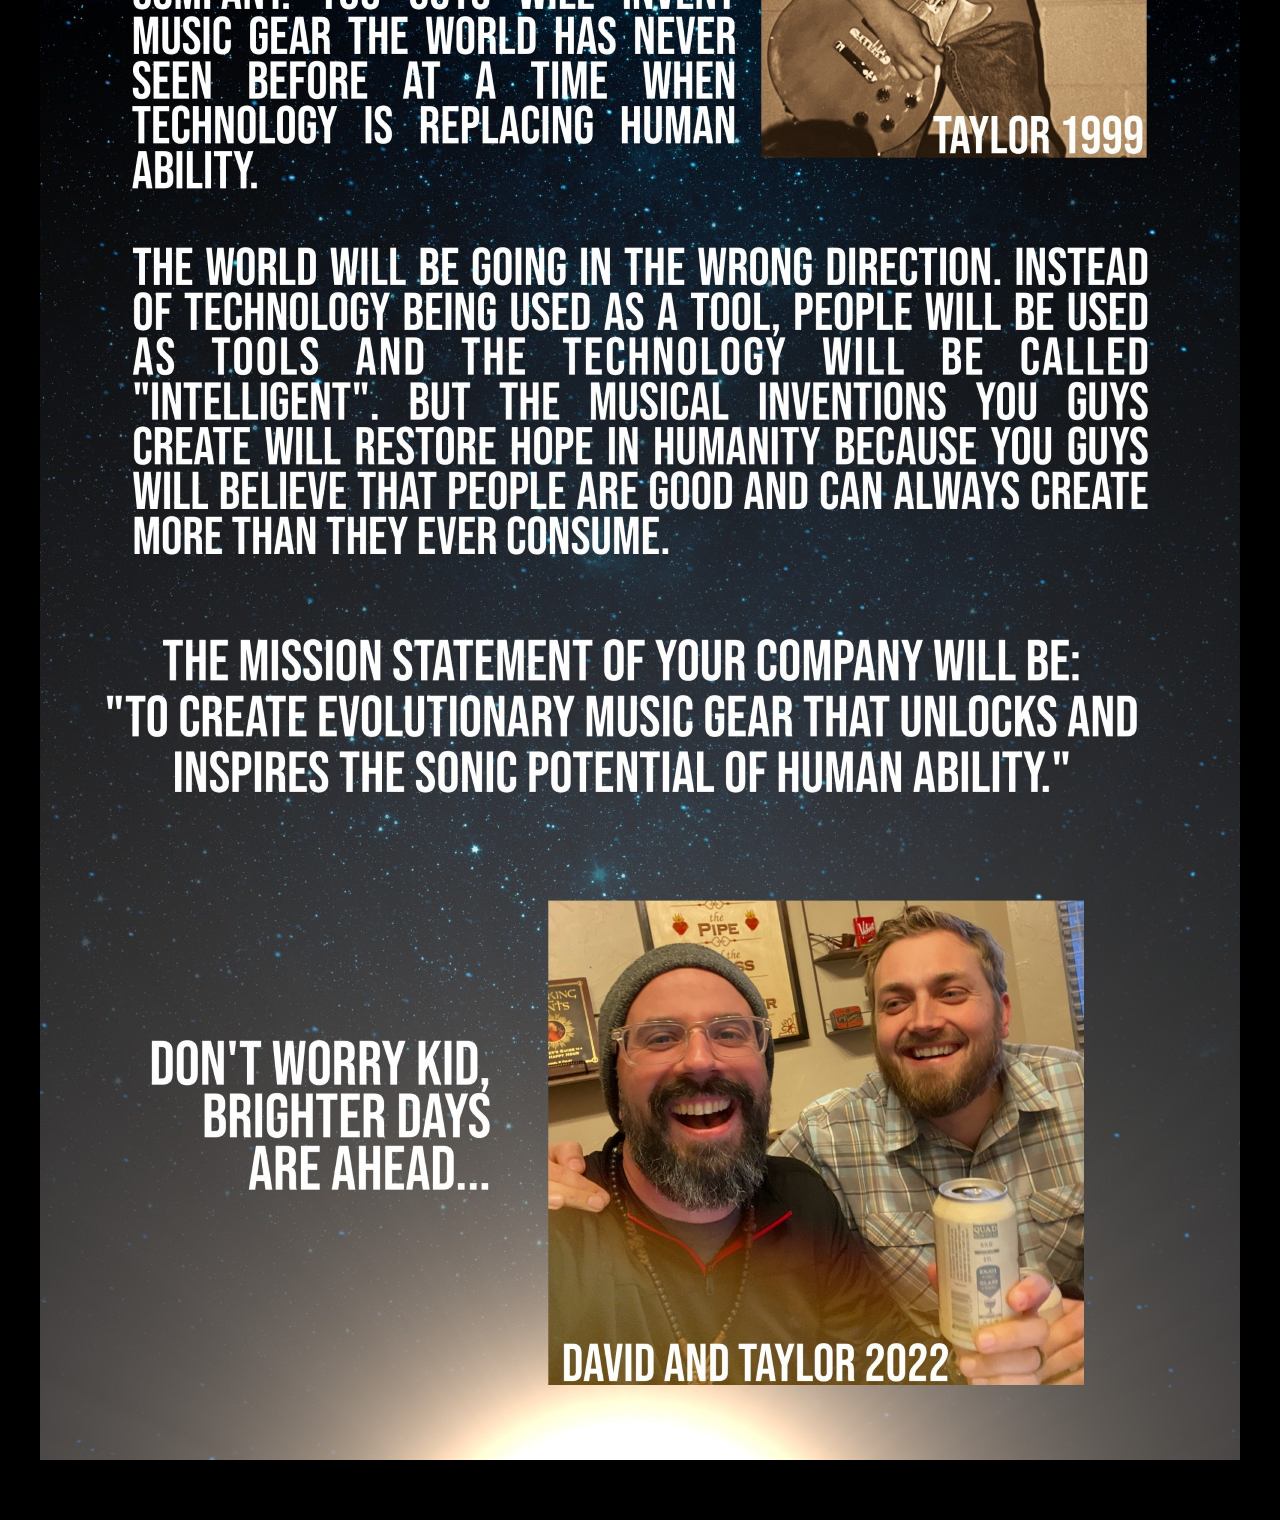
<file: our-story.html>
<!DOCTYPE html>
<html lang="en">
<head>
  <meta charset="UTF-8">
  <meta name="viewport" content="width=device-width, initial-scale=1.0">
  <title>Our Story - Percoustix</title>
  <link rel="stylesheet" href="style.css">
</head>
<body>
  <nav class="nav"><div class="nav-container">
    <a href="index.html" class="nav-logo"><img src="logo.png" alt="Percoustix Home"></a>
    <a href="how-it-works.html">How It Works</a>
    <a href="arcade.html">Arcade</a>
    <a href="https://get.percoustix.com/" target="_blank">Get Percoustix</a>
    <a href="our-story.html" class="active">Our Story</a>
    <a href="join-the-band.html">Join the Band</a>
    <a href="media.html">Media</a>
    <a href="contact.html">Contact Us</a>
  </div></nav>
  <main><div class="poster">
    <img src="assets/img/story.png" alt="Our Story - Percoustix">
  </div></main>
  <nav class="bottom-nav">
    <a href="https://get.percoustix.com/" target="_blank">Get Percoustix</a>
  </nav>
</body>
</html>
</file>
<file: style.css>
* { margin: 0; padding: 0; box-sizing: border-box; }
body { background: #000; font-family: -apple-system, BlinkMacSystemFont, "Segoe UI", Roboto, Arial, sans-serif; }

.nav { position: fixed; top: 0; left: 0; right: 0; background: rgba(0,0,0,0.95); backdrop-filter: blur(10px); border-bottom: 1px solid rgba(47,211,255,0.2); z-index: 1000; padding: 0.75rem 2rem; }
.nav-container { max-width: 1200px; margin: 0 auto; display: flex; justify-content: center; align-items: center; gap: 1.5rem; flex-wrap: wrap; }
.nav a { color: #2fd3ff; text-decoration: none; font-size: 0.85rem; font-weight: 500; letter-spacing: 0.5px; text-transform: uppercase; padding: 0.5rem 0.75rem; border-radius: 4px; transition: all 0.3s; }
.nav a:hover, .nav a.active { background: rgba(47,211,255,0.1); color: #fff; }

.nav-logo { display: flex; align-items: center; padding: 0 !important; }
.nav-logo img { height: 40px; width: auto; transition: transform 0.3s; }
.nav-logo:hover img { transform: scale(1.1); }
.nav-logo:hover { background: transparent !important; }

main { margin-top: 60px; margin-bottom: 60px; }
.poster { max-width: 1200px; margin: 0 auto; }
.poster img { width: 100%; height: auto; display: block; }

/* Bottom nav bar */
.bottom-nav { position: fixed; bottom: 0; left: 0; right: 0; background: rgba(0,0,0,0.95); backdrop-filter: blur(10px); border-top: 1px solid rgba(47,211,255,0.2); z-index: 1000; padding: 0.75rem 2rem; text-align: center; }
.bottom-nav a { display: inline-block; padding: 10px 30px; background: rgba(47,211,255,0.15); border: 1px solid #2fd3ff; border-radius: 8px; color: #2fd3ff; text-decoration: none; font-size: 0.9rem; font-weight: 600; letter-spacing: 1px; text-transform: uppercase; transition: all 0.3s; }
.bottom-nav a:hover { background: #2fd3ff; color: #000; }

@media (max-width: 768px) {
  .nav { padding: 0.5rem 1rem; }
  .nav-container { gap: 0.4rem; }
  .nav a { font-size: 0.7rem; padding: 0.4rem 0.5rem; }
  .nav-logo img { height: 32px; }
  main { margin-top: 70px; margin-bottom: 55px; }
  .bottom-nav { padding: 0.5rem 1rem; }
  .bottom-nav a { padding: 8px 20px; font-size: 0.8rem; }
}
</file>
